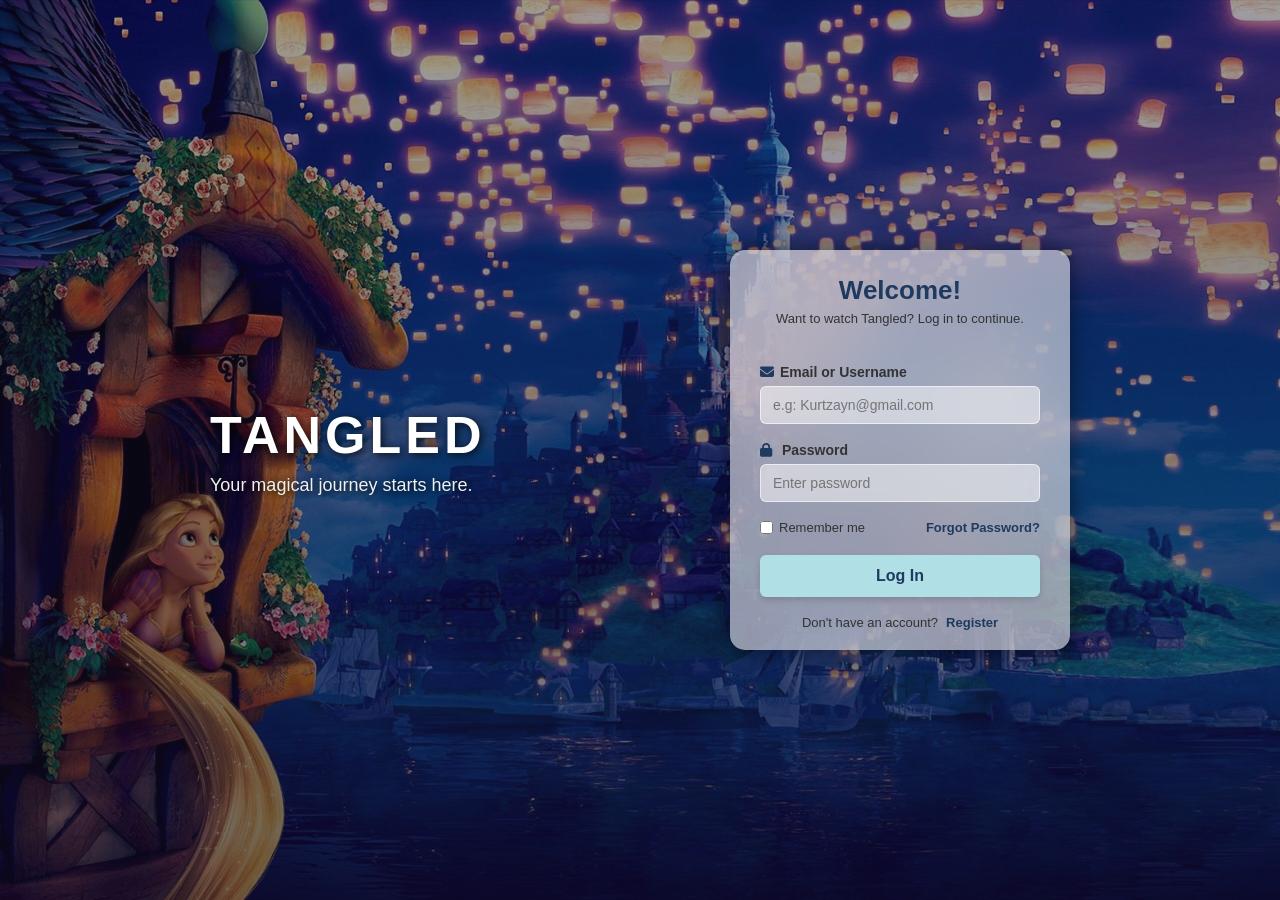
<file: index.html>
<!DOCTYPE html>
<html lang="en">
<head>
    <meta charset="UTF-8">
    <meta name="viewport" content="width=device-width, initial-scale=1.0">
    <title>My Login Page</title> <!--Defines title of the webpage-->
    <link rel="stylesheet" href="styletry.css">
    
    <link rel="stylesheet" href="https://cdnjs.cloudflare.com/ajax/libs/font-awesome/6.4.0/css/all.min.css">
</head>

<body>
    <div class="login-container"> <!--This ends the container that holds the login box-->
        <!--div>-creates a division or section in webpage
        class="login-container"-Assigns the name login-container to this division-->

       <div class="content-left">
        <h1>TANGLED</h1>
        <p>Your magical journey starts here.</p>
       </div>

        <div class="login-box">
            <h2>Welcome!</h2>
            <p>Want to watch Tangled? Log in to continue.</p>
            
            <br>
            
            <form action="#" method="POST"> <!--collects information entered by user-->

                <div class="input-group">
                    <label for="username"><i class="fa-solid fa-envelope email"></i>Email or Username</label>
                    <input type="text" id="username" placeholder="e.g: Kurtzayn@gmail.com" required>
                </div>
                

                <div class="input-group"> <!--class="input-group" allows CSS to style the group-->
                    <label for="password"><i class="fa-solid fa-lock lock"></i> Password</label> <!--Creates a text label for an input field.-->
                    <input type="password" id="password" placeholder="Enter password" required> 
                    <!--input-creates an input field
                    type="password"-hides the characters entered by the user
                    id="password"-uniquely identifies the password field
                    placeholder="Password"-display a guide inside the field-->
                </div>

                <div class="remember-me">
                    <div class="left">
                        <input type="checkbox" id="remember">
                        <label for="remember">Remember me</label>
                    </div>
                    <a href="#">Forgot Password?</a>
                </div>
                
                <button type="submit">Log In</button>

                <div class="footer">
                    <div class="b">
                        <p>Don't have an account?</p>
                    </div>
                    <a href="#">Register</a>
                </div>
                    
            </form>
        </div>
    </div>
</body>
</html>
</file>
<file: styletry.css>
* {
    margin: 0;
    padding: 0;
    box-sizing: border-box;
    font-family: sans-serif;
}

body {
    background: linear-gradient(rgba(18, 12, 38, 0.4), rgba(18, 12, 38, 0.6)), 
                url('pic2.jpg') no-repeat center center/cover;
    min-height: 100vh;
    display: flex;
    justify-content: center;
    align-items: center;
    overflow-x: hidden;
}


.login-container {
    width: 90%;
    max-width: 900px;
    display: flex;
    justify-content: space-between;
    align-items: center;
    gap: 40px;
    padding: 20px;
}


.content-left {
    flex: 1;
    color: #ffffff;
    text-align: left;
}

.content-left h1 {
    font-size: 52px;
    letter-spacing: 4px;
    text-shadow: 2px 2px 8px rgba(0, 0, 0, 0.8);
    font-weight: bold;
}

.content-left p {
    font-size: 18px;
    margin-top: 10px;
    color: #f0f0f0;
    text-shadow: 1px 1px 6px rgba(0, 0, 0, 0.8);
}

.login-box {
    background-color: rgba(255, 255, 255, 0.55);
    padding: 25px 30px 30px;
    border-radius: 15px;
    backdrop-filter: blur(40px);
    -webkit-backdrop-filter: blur(40px);
    box-shadow: 0 0 20px rgba(0, 0, 0, 0.5);
    width: 340px;
    text-align: center;
    height: 400px;
    
}

h2 {
    color: #1F3A5F;
    font-size: 26px;
}

.login-box > p {
    color: #333333;
    font-size: 13px;
    margin-top: 5px;
    margin-bottom: 20px;
}

.input-group {
    margin-bottom: 18px;
    color: #333333;
}

.input-group label {
    display: block;
    margin-bottom: 6px;
    text-align: left;
    font-size: 14px;
    font-weight: bold;
}

.input-group label i {
    margin-right: 6px;
    color: #1F3A5F;
}

.input-group input {
    width: 100%;
    padding: 10px 12px;
    border-radius: 6px;
    border: 1px solid rgba(255, 255, 255, 0.6);
    background-color: rgba(255, 255, 255, 0.5);
    outline: none;
    font-size: 14px;
}

.input-group input:focus {
    background-color: rgba(255, 255, 255, 0.9);
    border-color: #1F3A5F;
    box-shadow: 0 0 8px rgba(31, 58, 95, 0.3);
}

.remember-me {
    display: flex;
    align-items: center;
    justify-content: space-between;
    margin-bottom: 20px;
    font-size: 13px;
}

.remember-me .left {
    display: flex;
    align-items: center;
}

.remember-me input {
    margin-right: 6px;
    cursor: pointer;
}

.remember-me label {
    color: #333333;
    cursor: pointer;
}

.remember-me a {
    text-decoration: none;
    color: #1F3A5F;
    font-weight: 600;
}

.remember-me a:hover {
    text-decoration: underline;
    background-color: #dda0dd;
}

button {
    width: 100%;
    padding: 12px;
    background-color: #b0e0e6;
    border: none;
    border-radius: 6px;
    cursor: pointer;
    font-size: 16px;
    font-weight: bold;
    color: #1F3A5F;
    transition: all 0.3s ease;
    box-shadow: 0 3px 6px rgba(0, 0, 0, 0.15);
}

button:hover {
    background-color: #dda0dd;
}

button:active {
    transform: scale(0.98);
}

.footer {
    margin-top: 18px;
    display: flex;
    justify-content: center;
    align-items: center;
    gap: 8px;
    font-size: 13px;
}

.footer p {
    color: #333333;
}

.footer a {
    color: #1F3A5F;
    text-decoration: none;
    font-weight: bold;
}

.footer a:hover {
    text-decoration: underline;
    background-color: #dda0dd;
}
</file>
